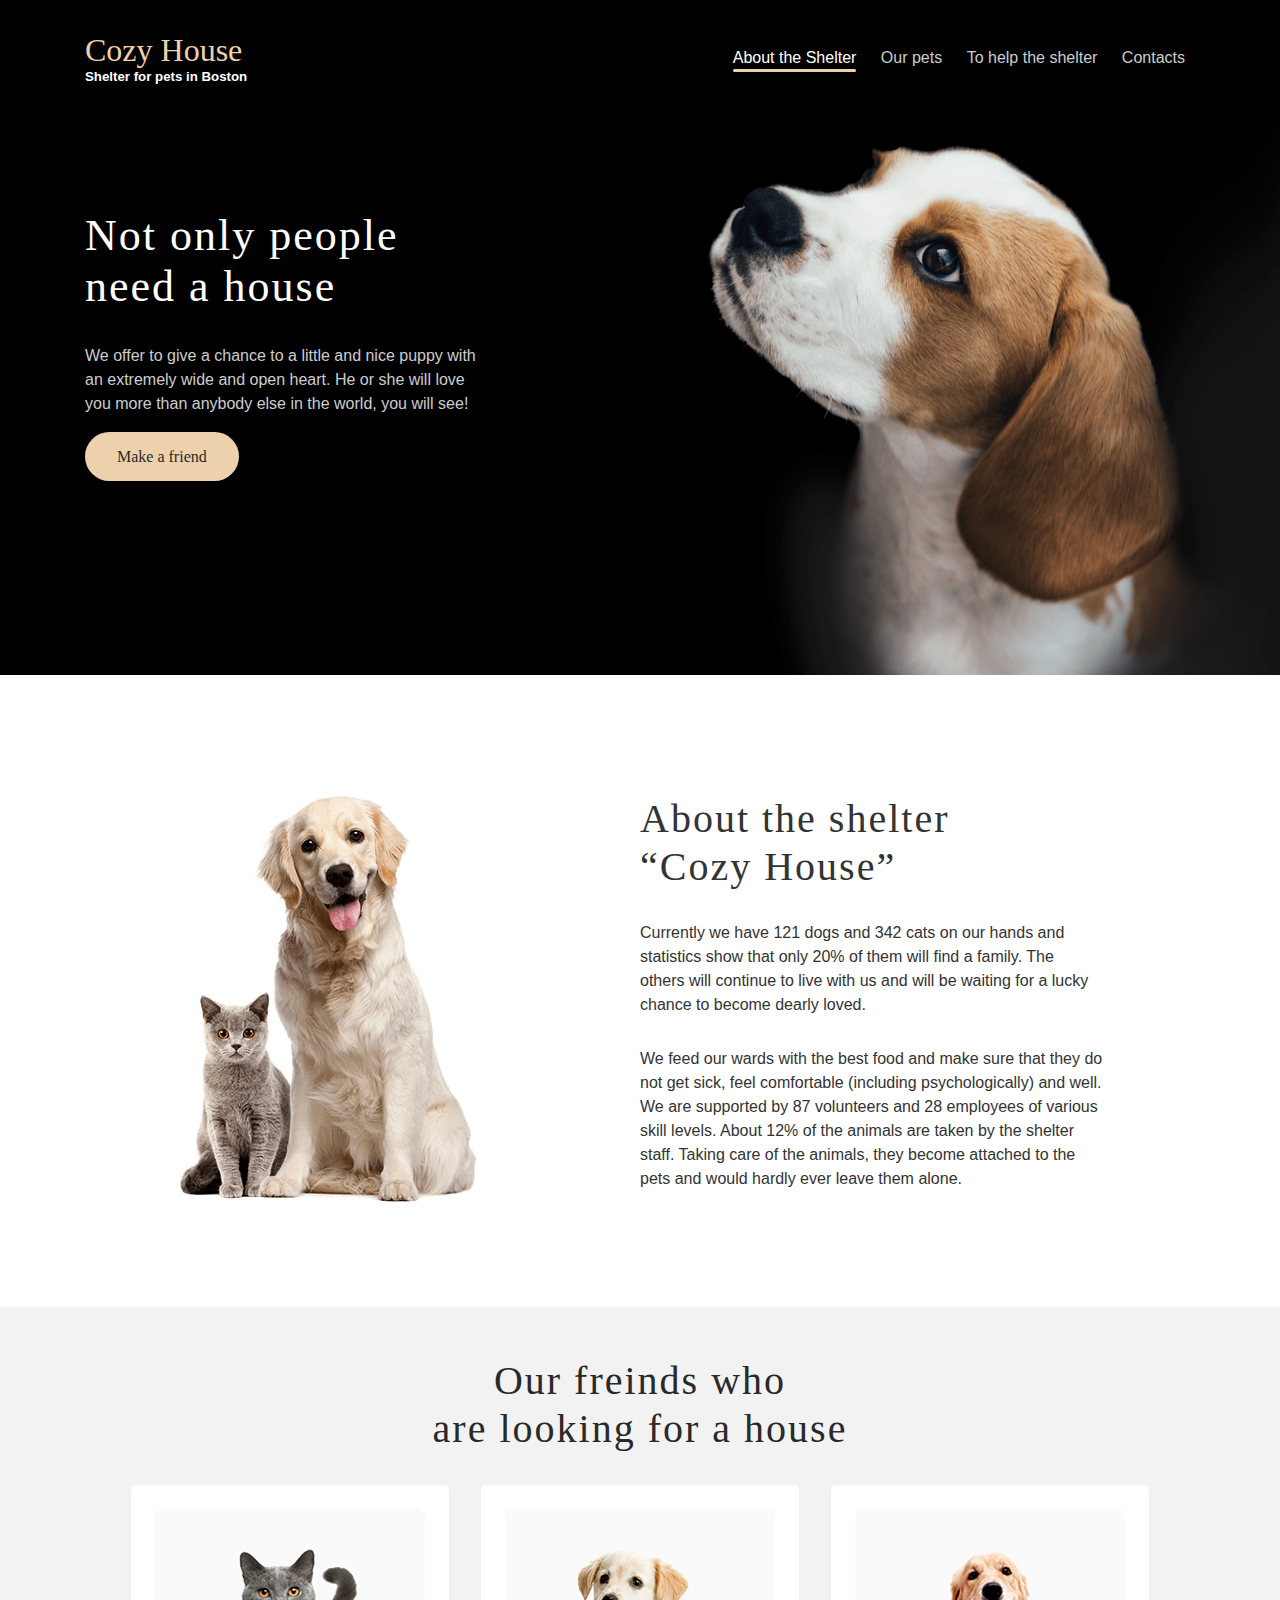
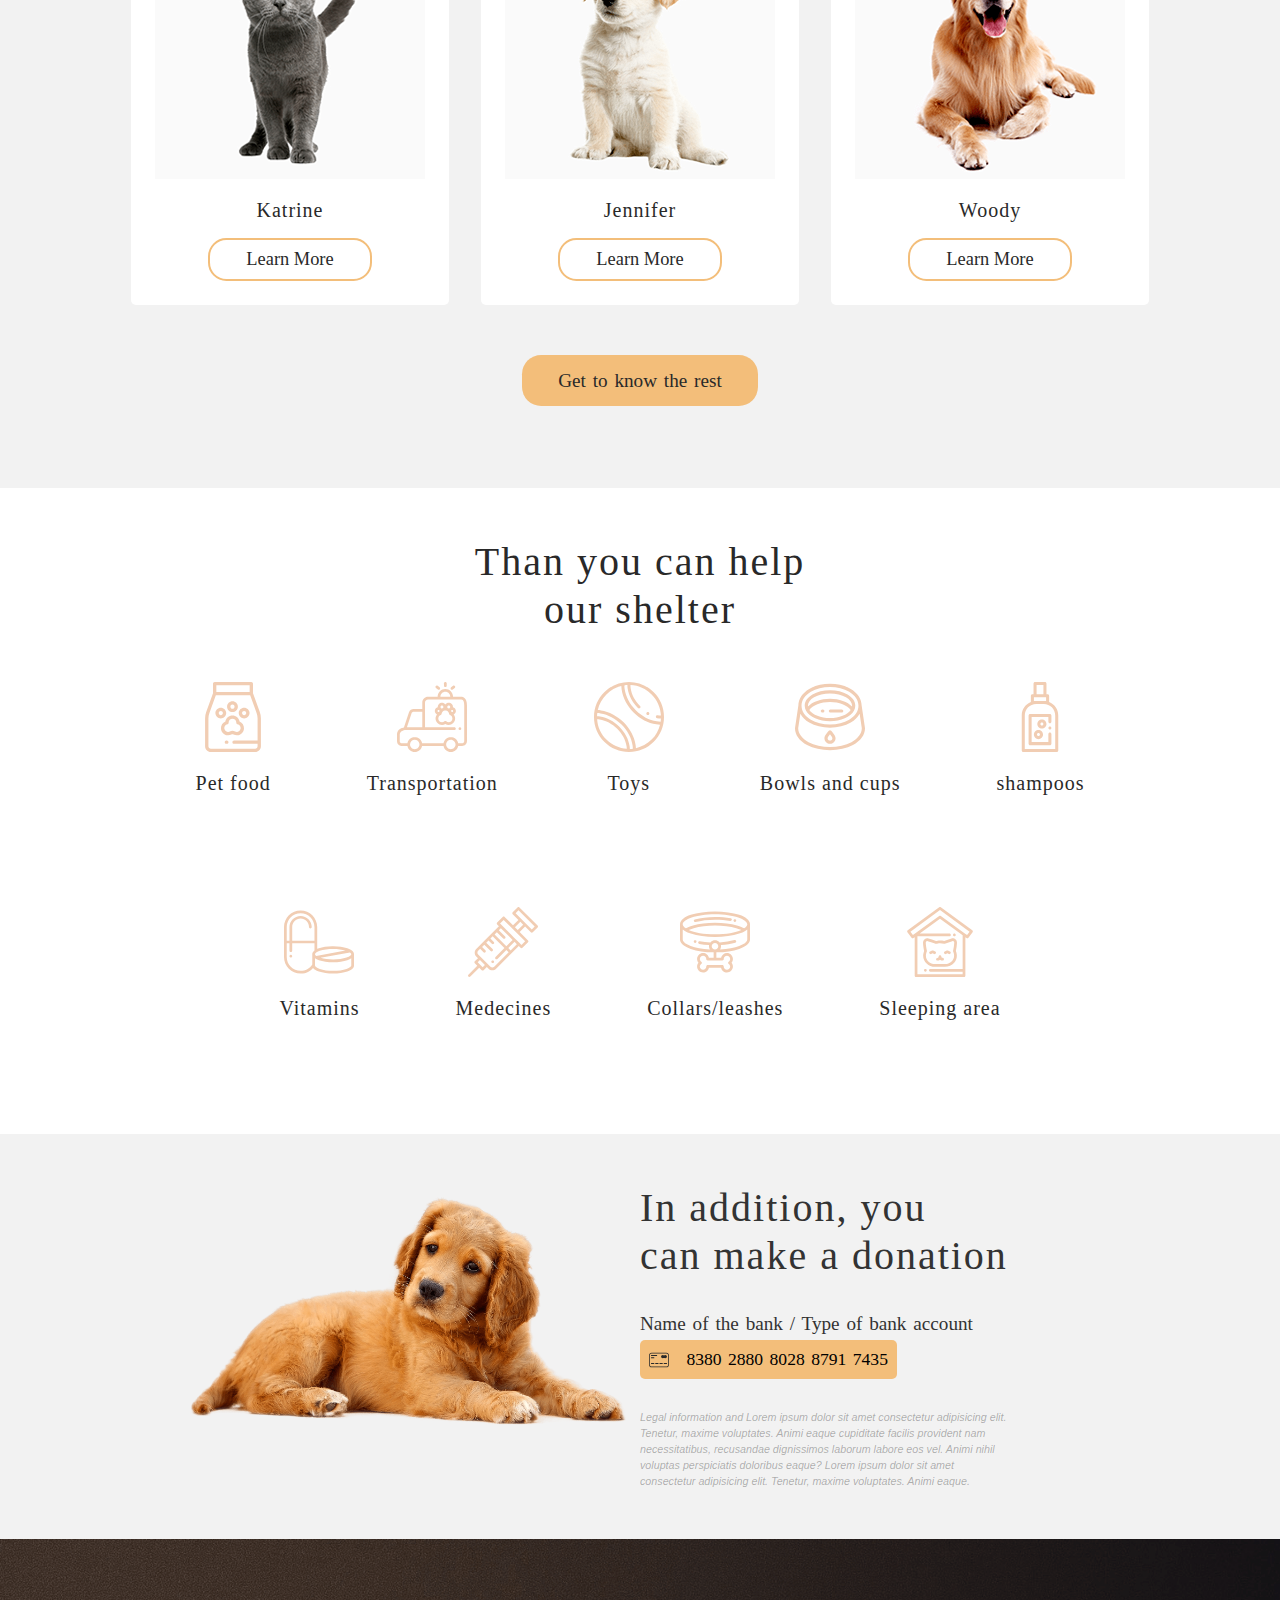
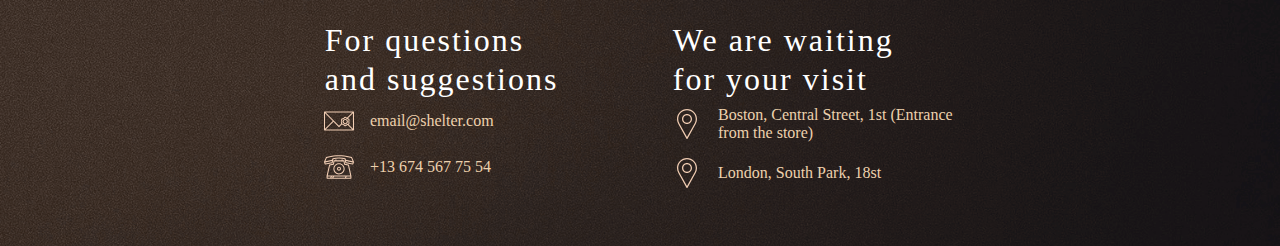
<file: index.html>
<!DOCTYPE html>
<html lang="en">
<head>
    <title>Cozy house</title>
    <meta name="viewport" content="width=device-width, initial-scale=1">
    <link rel="stylesheet" as="style" type="text/css" media="screen" href="css/main.css">

</head>
<body>
<header id="header">
    <div class="container">
        <div class="row" id="navbar">
            <input type="checkbox" id="mobile-toggle">
            <label class="hamburger" id="mobile-toggle-btn" for="mobile-toggle">
                <span></span>
                <span></span>
                <span></span>
            </label>
            <div class="nav-brand"><h1><a href="./shelter/pages/main/index.html" title="cozy house website template">Cozy House</a></h1>
                <h5>Shelter for pets in Boston</h5>
            </div>
            <nav class="nav_menu">
                <ul>
                    <li><a href="#about" title="About the shelter" class="active">About the Shelter</a></li>
                    <li><a href="#pets" title="Our pets">Our pets</a></li>
                    <li><a href="#help" title="To help the shelter">To help the shelter</a></li>
                    <li><a href="#footer" title="Contacts">Contacts</a></li>
                </ul>
            </nav>
        </div>
    </div>
</header>
<div id="banner" class="flex">
    <div class="container">
        <div><h1>Not only people need a house</h1>
            <p>We offer to give a chance to a little and nice puppy with an extremely wide and open heart. He or
                she will love you more than anybody else in the world, you will see!
            </p><a href="index.html">Make a friend</a></div>
    </div>
</div>
<section id="about" class="py-100">
    <div class="container">
        <div class="row justify-content-center">
            <div class="image_container col-lg-5">
                <figure><img src="images/Pets.png" alt="a dog and a cat siting next to each other" class=""></figure>
            </div>
            <div class="about_text col-lg-5"><h2>About the shelter<br>&ldquo;Cozy House&rdquo;</h2>
                <p> Currently we have 121 dogs and 342 cats on our hands and statistics show that only 20% of them
                    will
                    find
                    a family. The others will continue to live with us and will be waiting for a lucky chance to
                    become
                    dearly loved.
                <p>  We feed our wards with the best food and make sure that they do not get sick, feel comfortable
                    (including psychologically) and well. We are supported by 87 volunteers and 28 employees of
                    various
                    skill levels. About 12% of the animals are taken by the shelter staff. Taking care of the
                    animals,
                    they become attached to the pets and would hardly ever leave them alone.
               </p></div>
        </div>
    </div>
</section>
<section class="py-50" id="pets">
    <div class="container"><h2>Our freinds who<br>are looking for a house</h2>
        <div class="slider_wrapper">
            <div class="pets_slider">
                <div class="slide" id="Katrine">
                    <figure><img src="images/Katrine.png" width="270"/></figure>
                    <p>Katrine</p><a>Learn more</a></div>
                <div class="slide" id="Jennifer">
                    <figure><img src="images/Jennifer.png" width="270"/></figure>
                    <p>Jennifer</p><a>Learn more</a></div>
                <div class="slide" id="Woody">
                    <figure><img src="images/Woody.png" width="270"/></figure>
                    <p>Woody</p><a>Learn more</a></div>
            </div>
            <div class="slider_nav"><a title="See Katrine" alt="a grey female cat standing" href="#Katrine"></a> <a
                    title="See Jennifer" alt="a white female puppy with brown ears sitting" href="#Jennifer"></a> <a
                    title="See Woody" alt="a big brown dog sitting" href="#Woody"></a></div>
            <a title="see more pets" href="">Get to know the rest</a></div>
    </div>
</section>
<section id="help" class="py-50">
    <div class="container"><h2>Than you can help<br>our shelter</h2>
        <div class="row justify-content-center"><a href="." class="help_service">
            <figure><img src="images/SVG Icon/cat-food.svg" alt="cat food">
                <p>Pet food</p></figure>
        </a> <a href="." class="help_service">
            <figure><img src="images/SVG Icon/ambulance.svg" alt="transport">
                <p>Transportation</p></figure>
        </a> <a href="." class="help_service">
            <figure><img src="images/SVG Icon/ball.svg" alt="ball">
                <p>Toys</p></figure>
        </a> <a href="." class="help_service">
            <figure><img src="images/SVG Icon/bowl.svg" alt="bowl">
                <p>Bowls and cups</p></figure>
        </a> <a href="." class="help_service">
            <figure><img src="images/SVG Icon/shampoo.svg" alt="shampoo">
                <p>shampoos</p></figure>
        </a> <a href="." class="help_service">
            <figure><img src="images/SVG Icon/pills.svg" alt="pills">
                <p>Vitamins</p></figure>
        </a> <a href="." class="help_service">
            <figure><img src="images/SVG Icon/syringe.svg" alt="syringe">
                <p>Medecines</p></figure>
        </a> <a href="." class="help_service">
            <figure><img src="images/SVG Icon/leash.svg" alt="leash">
                <p>Collars/leashes</p></figure>
        </a> <a href="." class="help_service">
            <figure><img src="images/SVG Icon/cat.svg" alt="cat house">
                <p>Sleeping area</p></figure>
        </a></div>
    </div>
</section>
<section id="donation" class="py-50">
    <div class="container">
        <div class="row justify-content-center">
            <div class="image_container col-lg-5">
                <figure><img src="images/Dog_donate.png" alt="a brown dog lying on the floor"></figure>
            </div>
            <div class="donation_text col-lg-5"><h2>In addition, you<br>can make a donation</h2>
                <p>Name of the bank / Type of bank account</p>
                <button class="card_number"><img src="images/SVG Icon/credit-card (1).svg" alt="credit-card">8380 2880
                    8028 8791 7435
                </button>
                <h6>Legal information and Lorem ipsum dolor sit amet consectetur adipisicing elit. Tenetur, maxime
                    voluptates. Animi eaque cupiditate facilis provident nam necessitatibus, recusandae dignissimos
                    laborum labore eos vel. Animi nihil voluptas perspiciatis doloribus eaque? Lorem ipsum dolor sit
                    amet consectetur adipisicing elit. Tenetur, maxime voluptates. Animi eaque. </h6></div>
        </div>
    </div>
</section>
<footer id="footer" class="py-50">
    <div class="container">
        <div class="row justify-content-center">
            <div class="col-md-4 col-xs-6"><h2>For questions<br>and suggestions</h2>
                <ul>
                    <li><img src="images/SVG Icon/envelope.svg">email@shelter.com</li>
                    <li><img src="images/SVG Icon/telephone.svg">+13 674 567 75 54</li>
                </ul>
            </div>
            <div class="col-md-4 col-xs-6"><h2>We are waiting<br>for your visit</h2>
                <ul>
                    <li><img src="images/SVG Icon/pin.svg">Boston, Central Street, 1st (Entrance from the store)</li>
                    <li><img src="images/SVG Icon/pin.svg">London, South Park, 18st</li>
                </ul>
            </div>
        </div>
    </div>
</footer>
</body>
</html>
</file>
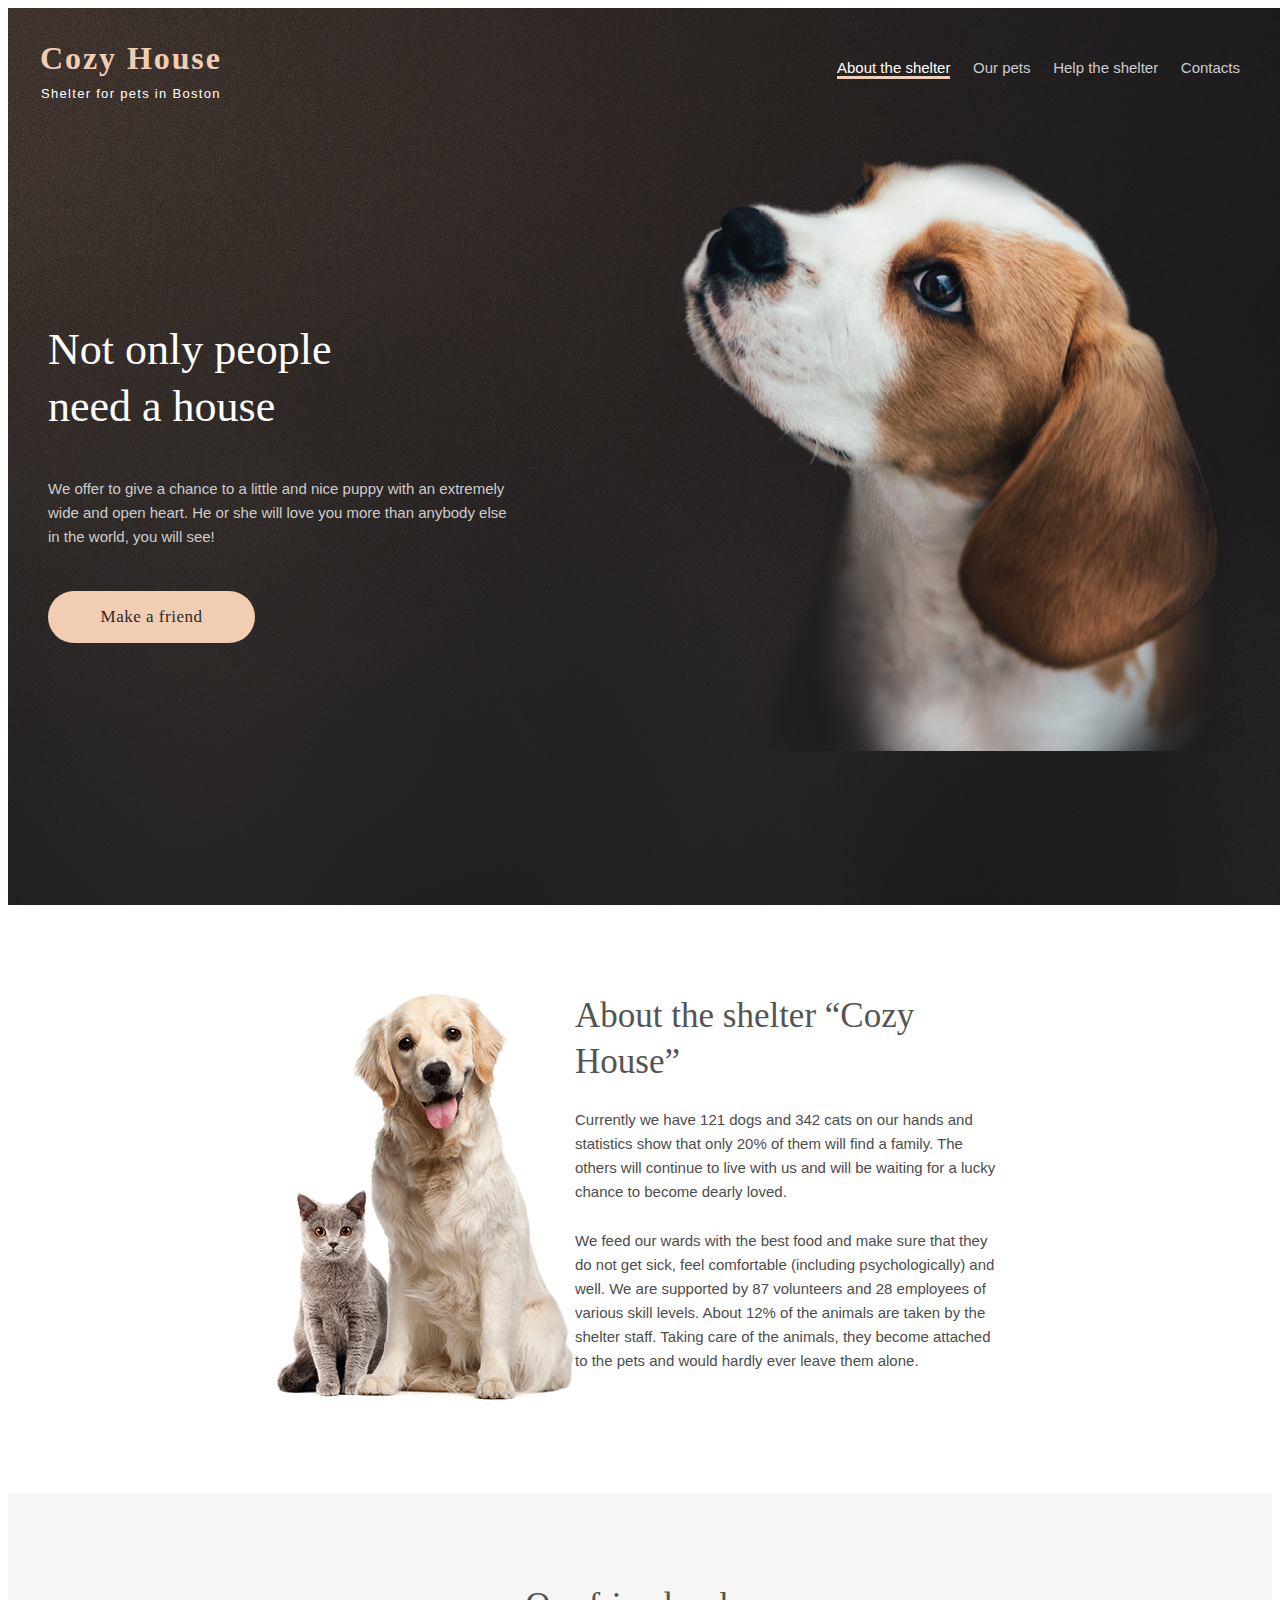
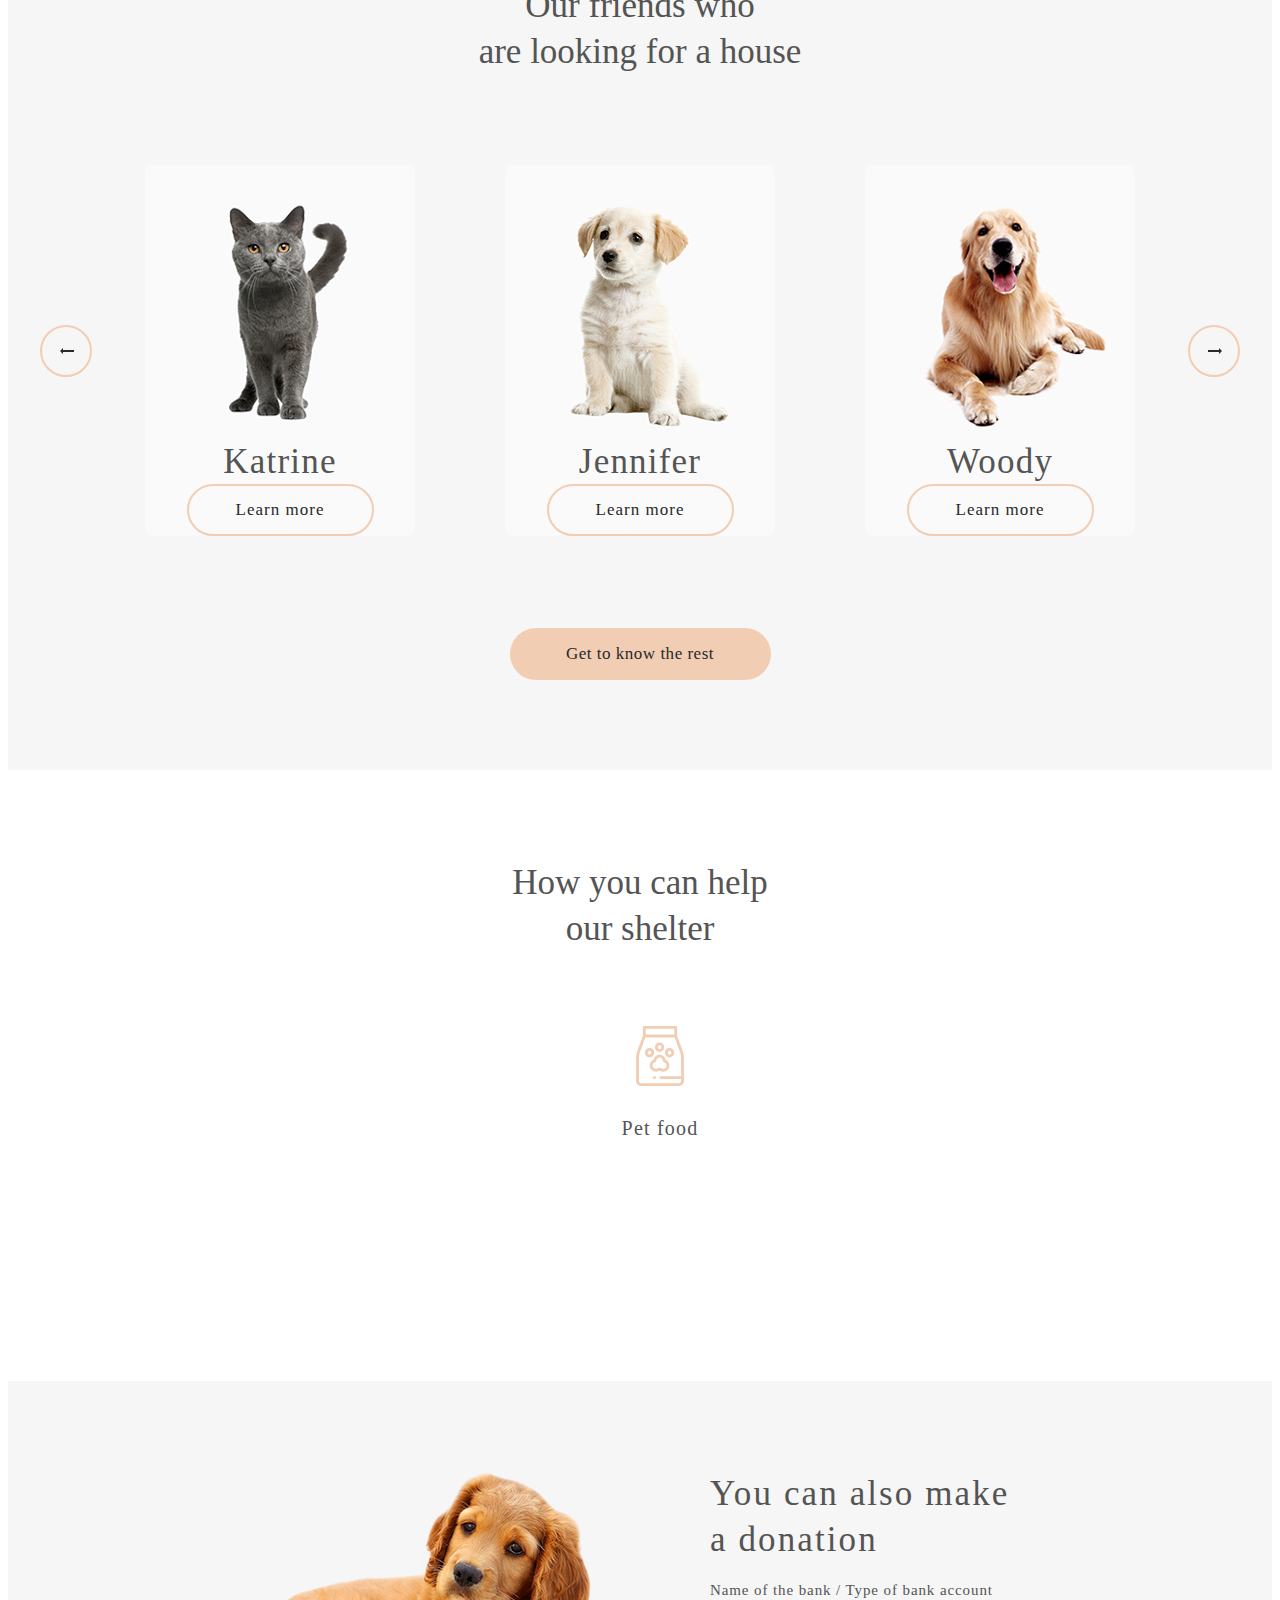
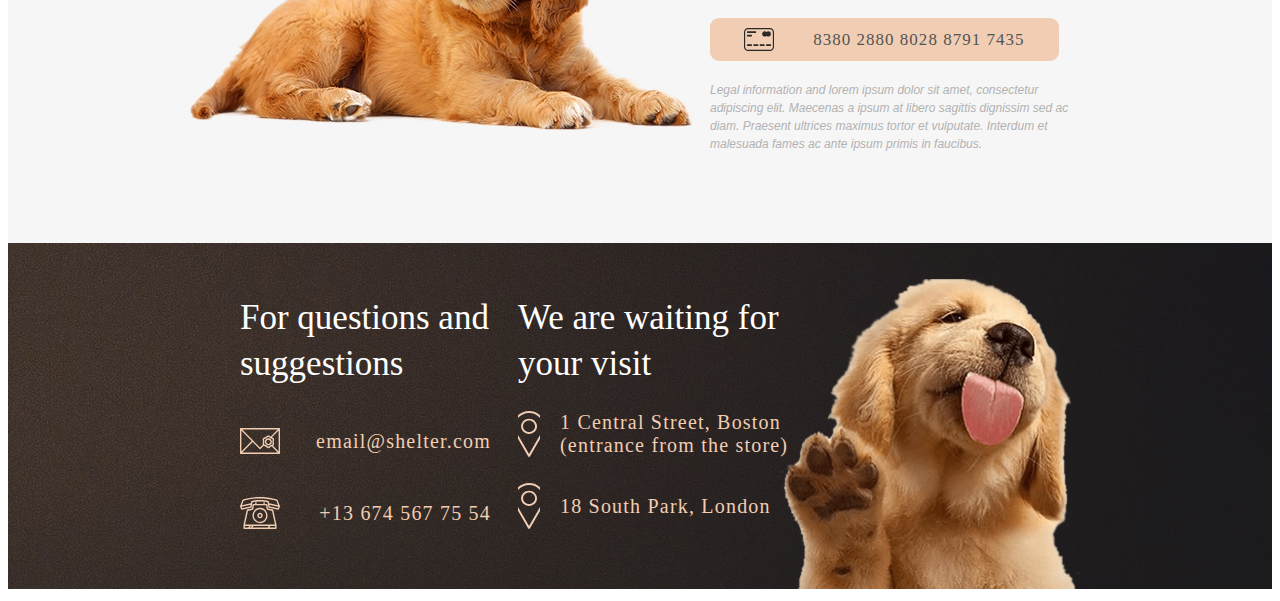
<file: shelter/pages/main/index.html>
<!DOCTYPE html>
<html lang="en">
<head>
    <meta charset="UTF-8">
    <title>Shelter</title>
    <link rel="stylesheet" href="style/index/index.css">
    <link rel="stylesheet" href="style/modal/modal.css">
     <link rel="stylesheet" href="style/index/media-queries.css">
    <meta name="viewport" content="width=device-width">
<!--    <link rel="stylesheet" href="style/main.css">-->
</head>
<body>

<header class="header">
    <div class="center">
        <div class="header__nav nav">
            <input type="checkbox" id="mobile-toggle">
            <label class="hamburger" id="mobile-toggle-btn" for="mobile-toggle">
                <span></span>
                <span></span>
                <span></span>
            </label>
            <div class="nav__left">
                <h1 class="nav__left-title title">
                    <a href="index.html">
                        Cozy House
                    </a>
                </h1>
                <h2 class="nav__left-subtitle">
                    Shelter for pets in Boston
                </h2>
            </div>
            <div class="nav__right nav-menu">
                <ul class="nav-menu__list">
                    <li class="nav-menu__list-items list-items">
                        <a href="#about" class="list-items__link active">About the shelter</a>
                    </li>
                    <li class="nav-menu__list-items list-items">
                        <a href="../pets/index.html" class="list-items__link">Our pets</a>
                    </li>
                    <li class="nav-menu__list-items list-items">
                        <a href="#help" class="list-items__link">Help the shelter</a>
                    </li>
                    <li class="nav-menu__list-items list-items">
                        <a href="#footer" class="list-items__link">Contacts</a>
                    </li>
                </ul>
            </div>
        </div>
    </div>
</header>

<div class="section" id="main__window">
    <div class="center">
        <div class="main__info">
            <div class="main__info_topic">
                <h2 class="main__info_topic-title title">
                    Not only people need a house
                </h2>
                <p>
                    We offer to give a chance to a little and nice puppy with an extremely wide and open heart. He or
                    she will love you more than anybody else in the world, you will see!
                </p>
                <button class="main__info_topic-btn colorfull__btn">
                    <div class="btn__text">Make a friend</div>
                </button>
            </div>
            <div class="main__info_img">
                <img src="../../assets/images/svg/start-screen/start-screen-puppy.png">
            </div>
        </div>
    </div>
</div>

<section class="section" id="about">
    <div class="center">
        <div class="about">
            <div class="about__img col-lg-5">
                <img src="../../assets/images/svg/about-section/about-pets.svg">
            </div>
            <div class="about__content col-lg-5">
                <div class="about__content-title title">
                    <h2>About the shelter “Cozy House”</h2>
                </div>
                <div class="about__content-subtitle subtitle" style="height: 96px">
                    Currently we have 121 dogs and 342 cats on our hands and statistics show that only 20% of them
                    will
                    find
                    a family. The others will continue to live with us and will be waiting for a lucky chance to
                    become
                    dearly loved.
                </div>
                <div class="about__content-subtitle subtitle" style="height: 144px">
                    We feed our wards with the best food and make sure that they do not get sick, feel comfortable
                    (including psychologically) and well. We are supported by 87 volunteers and 28 employees of
                    various
                    skill levels. About 12% of the animals are taken by the shelter staff. Taking care of the
                    animals,
                    they become attached to the pets and would hardly ever leave them alone.
                </div>

            </div>
        </div>

    </div>
</section>

<section class="section" id="pets">
    <div class="center">
        <div class="pets">
            <div class="pets__title title">
                <h2>
                    Our friends who<br> are looking for a house
                </h2>
            </div>
            <div class="pets__slider slider">
                <div class="slider__btn">
                    <img class="slider__btn-img" id="right" src="../../assets/icons/svg/pets-section/arrow.svg">
                </div>
                <div class="slider__cards">
                    <div class="slider__cards-wrapper card__wrapper">
                        <div class="card__wrapper-img">
                            <img src="../../assets/images/svg/pets-section/pets-katrine.svg">
                        </div>
                        <div class="card__wrapper-title">
                            <h3>Katrine</h3>
                        </div>
                        <button class="card__wrapper-btn colorless-btn" type="button">
                            <div class="btn__text">Learn more</div>
                        </button>
                    </div>
                    <div class="slider__cards-wrapper card__wrapper">
                        <div class="card__wrapper-img">
                            <img src="../../assets/images/svg/pets-section/pets-jennifer.svg">
                        </div>
                        <div class="card__wrapper-title">
                            <h3>Jennifer</h3>
                        </div>
                        <button type="button" class="card__wrapper-btn colorless-btn">
                            <div class="btn__text">Learn more</div>
                        </button>
                    </div>
                    <div class="slider__cards-wrapper card__wrapper">
                        <div class="card__wrapper-img">
                            <img src="../../assets/images/svg/pets-section/pets-woody.svg">
                        </div>
                        <div class="card__wrapper-title">
                            <h3>Woody</h3>
                        </div>
                        <button type="button" class="card__wrapper-btn colorless-btn">
                            <div class="btn__text">Learn more</div>
                        </button>
                    </div>
                </div>
                <div class="slider__btn">
                    <img class="slider__btn-img" id="left" src="../../assets/icons/svg/pets-section/arrow.svg">
                </div>
            </div>
            <button class="pets__btn colorfull__btn">
                <div type="button">
                    Get to know the rest
                </div>
            </button>
        </div>
    </div>
</section>
<!--main page windows-->
<section class="section" id="help">
    <div class="center">
        <div class="help">
            <div class="help__title title">
                <h2>How you can help our shelter</h2>
            </div>
            <div class="help__list">
                <ul>
                    <!--  -->
                    <li class="help__list-items list-items">
                        <div class="list-items__icons">
                            <img src="../../assets/icons/svg/help-section/icon-pet-food.svg">
                        </div>
                        <div class="list-items__title title">
                            <h4>Pet food</h4>
                        </div>
                    </li>

                </ul>
            </div>
        </div>
    </div>
</section>

<section class="section" id="donation">
    <div class="center">
        <div class="donation">
            <div class="donation__img  col-lg-5">
                <img src="../../assets/images/svg/donation/donation-dog.svg">
            </div>
            <div class="donation__content content col-lg-5">
                <div class="content__title">
                    <h2>You can also
                        make a donation</h2>
                </div>
                <div class="content__subtitle">
                    Name of the bank / Type of bank account
                </div>
                <button class="content__credit-card credit colorfull__btn">
                    <div class="credit__icon">
                        <img src="../../assets/icons/svg/donation/credit-card.svg">
                    </div>
                    <div class="credit__number">
                        8380 2880 8028 8791 7435
                    </div>
                </button>
                <div class="content__info">
                    Legal information and lorem ipsum dolor sit amet, consectetur adipiscing elit. Maecenas a ipsum at
                    libero sagittis dignissim sed ac diam. Praesent ultrices maximus tortor et vulputate. Interdum et
                    malesuada fames ac ante ipsum primis in faucibus.
                </div>
            </div>
        </div>
    </div>
</section>

<footer class="section" id="footer">
    <div class="center">
        <div class="footer row">
            <div class="footer__contacts col-md-4 col-xs-6">
                <ul class="footer__contacts-1">
                    <li class="contact-list__title list-items">
                        <h3 class="contact-list title">For questions and suggestions</h3>
                    </li>
                    <li class="contact-list__mail ">
                        <img src="../../assets/icons/svg/footer/icon-email.svg">
                        <h4>
                            <a href="mailto:email@shelter.com">email@shelter.com</a>
                        </h4>
                    </li>
                    <li class="contact-list__mail ">
                        <img src="../../assets/icons/svg/footer/icon-phone.svg">
                        <h4>
                            <a href="tel:+13 674 567 75 54">+13 674 567 75 54</a>
                        </h4>
                    </li>
                </ul>
            </div>
            <div class="footer__contacts  col-md-4 col-xs-6">
                <ul class="footer__contacts-2">
                    <li class="contact-list__title list-items">
                        <h3 class="contact-list title">We are waiting for your visit</h3>
                    </li>
                    <li class="contact-list__location">
                        <img src="../../assets/icons/svg/footer/icon-marker.svg">
                        <h4>
                            <address>1 Central Street, Boston (entrance from the store)</address>
                        </h4>
                    </li>
                    <li class="contact-list__location">
                        <img src="../../assets/icons/svg/footer/icon-marker.svg">
                        <h4>
                            <address>18 South Park, London</address>
                        </h4>
                    </li>
                </ul>

            </div>
            <div class="footer__img">
                <img src="../../assets/images/svg/footer/footer-puppy.svg">
            </div>
        </div>
    </div>
</footer>

<!--moadl window-->
<!--modal_active     -->
<div class="modal ">
    <div class="modal__info">
        <div class="modal__info_left">
            <img src="../../assets/images/svg/modal/pets-jennifer.svg">
        </div>
        <div class="modal__info_right">
            <div class="modal__info_right-title title">
                <h3>Jennifer</h3>
                <h4>Dog - Labrador</h4>
            </div>
            <div class="modal__info_right-content content">
                <h5>Jennifer is a sweet 2 months old Labrador that is patiently waiting to find a new forever home. This
                    girl really enjoys being able to go outside to run and play, but won't hesitate to play up a storm
                    in the house if she has all of her favorite toys.
                </h5>
            </div>
            <div class="modal__info_right-list cv-list">
                <ul>
                    <li class="cv-list">
                        <b>Age: </b>2 months
                    </li>
                    <li class="cv-list">
                        <b>Inoculations: </b> none
                    </li>
                    <li class="cv-list">
                        <b>Diseases: </b>none
                    </li>
                    <li class="cv-list">
                        <b>Parasites: </b> none
                    </li>
                </ul>
            </div>
        </div>
    </div>
    <button class="modal__close-btn colorless-btn" type="button">
        <img src="../../assets/icons/svg/modal/close.svg">
    </button>
</div>
<div class="modal__bg"></div>

</body>
</html>
</file>
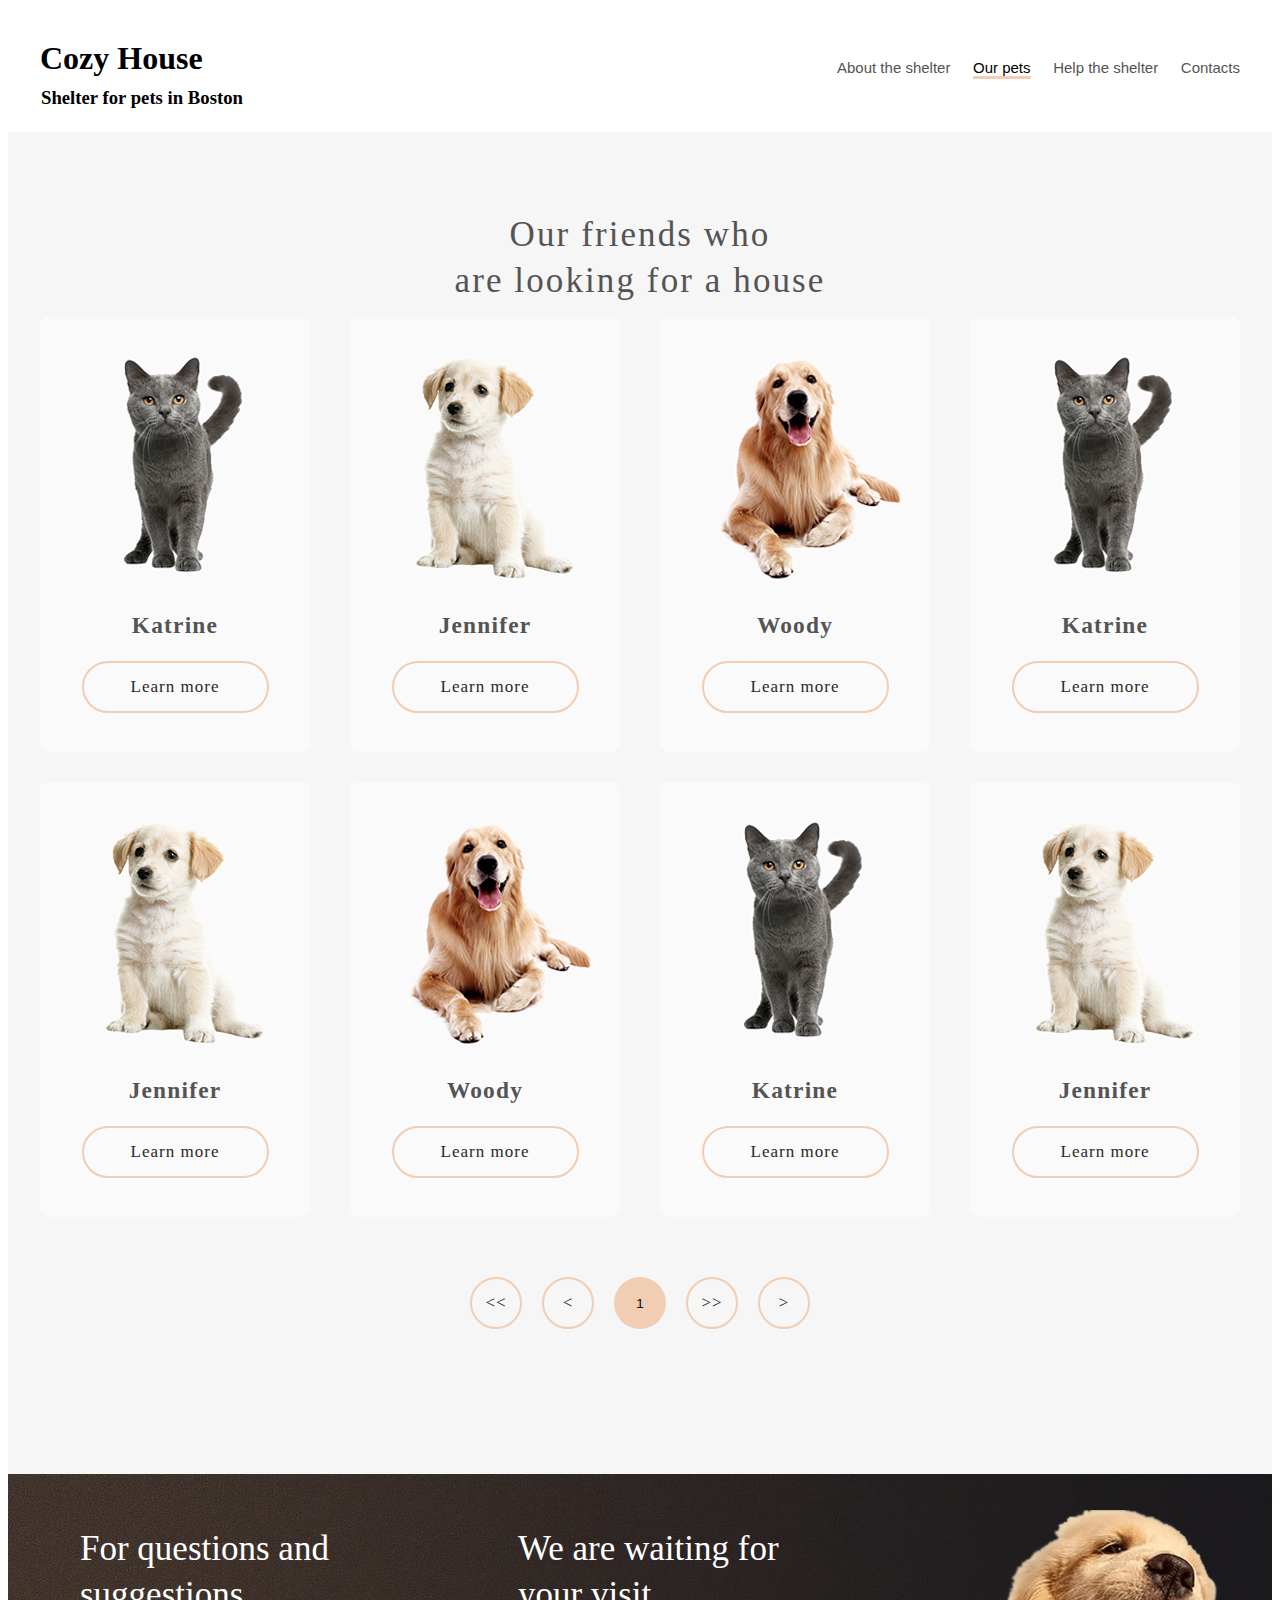
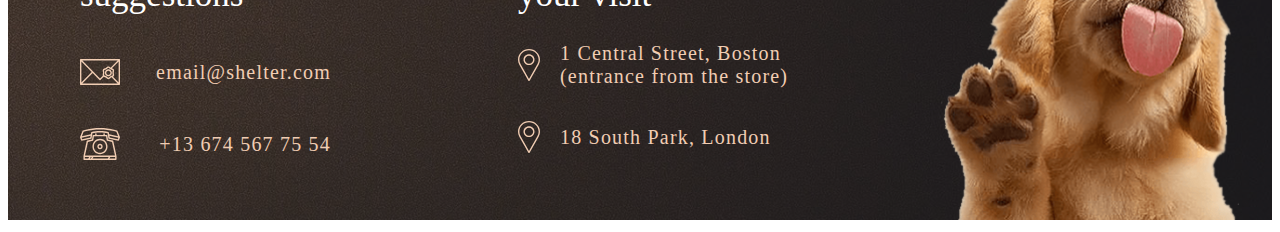
<file: shelter/pages/pets/index.html>
<!DOCTYPE html>
<html lang="en">
<head>
    <meta charset="UTF-8">
    <title>Shelter</title>
    <link rel="stylesheet" href="style/index/index.css">
    <link rel="stylesheet" href="style/modal/modal.css">
</head>
<body>

<header class="header">
    <div class="center">
        <div class="header__nav nav">
            <div class="nav__left">
                <h1 class="nav__left-title title">
                    <a href="index.html">
                        Cozy House
                    </a>
                </h1>
                <h3 class="nav__left-subtitle">
                    Shelter for pets in Boston
                </h3>
            </div>
            <div class="nav__right nav-menu">
                <ul class="nav-menu__list">
                    <li class="nav-menu__list-items list-items">
                        <a href="../main/index.html#about" class="list-items__link">About the shelter</a>
                    </li>
                    <li class="nav-menu__list-items list-items">
                        <a href="#" class="list-items__link active">Our pets</a>
                    </li>
                    <li class="nav-menu__list-items list-items">
                        <a href="../main/index.html#help" class="list-items__link">Help the shelter</a>
                    </li>
                    <li class="nav-menu__list-items list-items">
                        <a href="#footer" class="list-items__link">Contacts</a>
                    </li>
                </ul>
            </div>
        </div>
    </div>
</header>

<section class="section" id="pets">
    <div class="center">
        <div class="pets">
            <div class="pets__title title">
                <h2>
                    Our friends who<br> are looking for a house
                </h2>
            </div>
            <div class="pets__slider slider">
                <div class="slider__cards-wrapper card__wrapper">
                    <div class="card__wrapper-img">
                        <img src="../../assets/images/svg/pets-section/pets-katrine.svg">
                    </div>
                    <div class="card__wrapper-title">
                        <h3>Katrine</h3>
                    </div>
                    <button class="card__wrapper-btn colorless-btn" type="button">
                        <div class="btn__text">Learn more</div>
                    </button>
                </div>
                <div class="slider__cards-wrapper card__wrapper">
                    <div class="card__wrapper-img">
                        <img src="../../assets/images/svg/pets-section/pets-jennifer.svg">
                    </div>
                    <div class="card__wrapper-title">
                        <h3>Jennifer</h3>
                    </div>
                    <button type="button" class="card__wrapper-btn colorless-btn">
                        <div class="btn__text">Learn more</div>
                    </button>
                </div>
                <div class="slider__cards-wrapper card__wrapper">
                    <div class="card__wrapper-img">
                        <img src="../../assets/images/svg/pets-section/pets-woody.svg">
                    </div>
                    <div class="card__wrapper-title">
                        <h3>Woody</h3>
                    </div>
                    <button type="button" class="card__wrapper-btn colorless-btn">
                        <div class="btn__text">Learn more</div>
                    </button>
                </div>
                <div class="slider__cards-wrapper card__wrapper">
                    <div class="card__wrapper-img">
                        <img src="../../assets/images/svg/pets-section/pets-katrine.svg">
                    </div>
                    <div class="card__wrapper-title">
                        <h3>Katrine</h3>
                    </div>
                    <button class="card__wrapper-btn colorless-btn" type="button">
                        <div class="btn__text">Learn more</div>
                    </button>
                </div>
                <div class="slider__cards-wrapper card__wrapper">
                    <div class="card__wrapper-img">
                        <img src="../../assets/images/svg/pets-section/pets-jennifer.svg">
                    </div>
                    <div class="card__wrapper-title">
                        <h3>Jennifer</h3>
                    </div>
                    <button type="button" class="card__wrapper-btn colorless-btn">
                        <div class="btn__text">Learn more</div>
                    </button>
                </div>
                <div class="slider__cards-wrapper card__wrapper">
                    <div class="card__wrapper-img">
                        <img src="../../assets/images/svg/pets-section/pets-woody.svg">
                    </div>
                    <div class="card__wrapper-title">
                        <h3>Woody</h3>
                    </div>
                    <button type="button" class="card__wrapper-btn colorless-btn">
                        <div class="btn__text">Learn more</div>
                    </button>
                </div>
                <div class="slider__cards-wrapper card__wrapper">
                    <div class="card__wrapper-img">
                        <img src="../../assets/images/svg/pets-section/pets-katrine.svg">
                    </div>
                    <div class="card__wrapper-title">
                        <h3>Katrine</h3>
                    </div>
                    <button class="card__wrapper-btn colorless-btn" type="button">
                        <div class="btn__text">Learn more</div>
                    </button>
                </div>
                <div class="slider__cards-wrapper card__wrapper">
                    <div class="card__wrapper-img">
                        <img src="../../assets/images/svg/pets-section/pets-jennifer.svg">
                    </div>
                    <div class="card__wrapper-title">
                        <h3>Jennifer</h3>
                    </div>
                    <button type="button" class="card__wrapper-btn colorless-btn">
                        <div class="btn__text">Learn more</div>
                    </button>
                </div>

            </div>
            <div class="pets__btn">
                <div class="pets__btn-img colorless-btn">
                    <h4 id="rightOne">
                        <<
                    </h4>
                </div>
                <div class="pets__btn-img colorless-btn">
                    <h4 id="rightLast">
                        <
                    </h4>
                </div>
                <button class="pets__btn-img colorfull__btn">1</button>
                <div class="pets__btn-img colorless-btn">
                    <h4 id="leftOne">
                        >>
                    </h4>
                </div>
                <div class="pets__btn-img colorless-btn">
                    <h4 id="leftLast">
                        >
                    </h4>
                </div>

            </div>
        </div>
    </div>
</section>

<footer class="section" id="footer">
    <div class="center">
        <div class="footer">
            <div class="footer__contacts">
                <ul class="footer__contacts-1">
                    <li class="contact-list__title list-items">
                        <h3 class="contact-list title">For questions and suggestions</h3>
                    </li>
                    <li class="contact-list__mail ">
                        <img src="../../assets/icons/svg/footer/icon-email.svg">
                        <h4>
                            <a href="mailto:email@shelter.com">email@shelter.com</a>
                        </h4>
                    </li>
                    <li class="contact-list__mail ">
                        <img src="../../assets/icons/svg/footer/icon-phone.svg">
                        <h4>
                            <a href="tel:+13 674 567 75 54">+13 674 567 75 54</a>
                        </h4>
                    </li>
                </ul>

            </div>
            <div class="footer__contacts">
                <ul class="footer__contacts-2">
                    <li class="contact-list__title list-items">
                        <h3 class="contact-list title">We are waiting for your visit</h3>
                    </li>
                    <li class="contact-list__location">
                        <img src="../../assets/icons/svg/footer/icon-marker.svg">
                        <h4>
                            <address>1 Central Street, Boston (entrance from the store)</address>
                        </h4>
                    </li>
                    <li class="contact-list__location">
                        <img src="../../assets/icons/svg/footer/icon-marker.svg">
                        <h4>
                            <address>18 South Park, London</address>
                        </h4>
                    </li>
                </ul>

            </div>
            <div class="footer__img">
                <img src="../../assets/images/svg/footer/footer-puppy.svg">
            </div>
        </div>
    </div>
</footer>

<!--moadl window-->
<!--modal_active -->
<div class="modal ">
    <div class="modal__info">
        <div class="modal__info_left">
            <img src="../../assets/images/svg/modal/pets-jennifer.svg">
        </div>
        <div class="modal__info_right">
            <div class="modal__info_right-title title">
                <h3>Jennifer</h3>
                <h4>Dog - Labrador</h4>
            </div>
            <div class="modal__info_right-content content">
                <h5>Jennifer is a sweet 2 months old Labrador that is patiently waiting to find a new forever home. This
                    girl really enjoys being able to go outside to run and play, but won't hesitate to play up a storm
                    in the house if she has all of her favorite toys.
                </h5>
            </div>
            <div class="modal__info_right-list cv-list">
                <ul>
                    <li class="cv-list">
                        <b>Age: </b>2 months
                    </li>
                    <li class="cv-list">
                        <b>Inoculations: </b> none
                    </li>
                    <li class="cv-list">
                        <b>Diseases: </b>none
                    </li>
                    <li class="cv-list">
                        <b>Parasites: </b> none
                    </li>
                </ul>
            </div>
        </div>
    </div>
    <button class="modal__close-btn colorless-btn" type="button">
        <img src="../../assets/icons/svg/modal/close.svg">
    </button>
</div>
<div class="modal__bg"></div>

</body>
</html>
</file>
<file: css/main.css>
* {
    margin: 0;
    padding: 0;
    box-sizing: border-box;
    -webkit-box-sizing: border-box;
}

body {
    position: relative;
    font-family: Arial, Helvetica, sans-serif;
    font-size: 1em;
    color: #292929;
}

ul {
    list-style: none;
}

a, input, button {
    text-decoration: none;
    outline: none;
    border: none;
}

a, input[type="submit"], button {
    cursor: pointer;
}

button {
    display: inline-flex;
    align-items: flex-end;
}

a, a:active, a:hover {
    text-decoration: none;
    outline: none;
    color: inherit;
}

.container {
    width: 100%;
    padding: 0 15px;
    margin: 0 auto;
}

/*grid styles*/
.flex {
    display: -moz-box;
    display: -webkit-box;
    display: box;
    display: flexbox;
    display: -ms-flexbox;
    display: -webkit-flex;
    display: flex;
}

.row {
    display: -moz-box;
    display: -webkit-box;
    display: box;
    display: flexbox;
    display: -ms-flexbox;
    display: -webkit-flex;
    display: flex;
    box-orient: horizontal;
    flex-direction: row;
    -ms-flex-wrap: wrap;
    flex-wrap: wrap;
}

.row.justify-content-center, .flex.justify-content-center {
    justify-content: center;
}

@media screen and (min-width: 576px) {
    .col-xs-6 {
        -ms-flex: 0 0 50%;
        flex: 0 0 50%;
        max-width: 50%;
    }
}

@media screen and (min-width: 768px) {
    .col-md-3 {
        -ms-flex: 0 0 25%;
        flex: 0 0 25%;
        max-width: 25%;
    }

    .col-md-4 {
        -ms-flex: 0 0 33.333333%;
        flex: 0 0 33.333333%;
        max-width: 33.333333%;
    }
}

@media screen and (min-width: 992px) {
    .col-lg-5 {
        max-width: 41.667%;
        -ms-flex: 0 0 41.667%;
        flex: 0 0 41.667%;
    }
}

@media screen and (min-width: 1200px) {
}

/*dimensions*/
.py-100 {
    padding: 100px 0;
}

.py-50 {
    padding: 50px 0;
}

/*Navigation*/
#header {
    position: absolute;
    top: 0;
    right: 0;
    left: 0;
    width: 100%;
    z-index: 999;
    background-color: transparent;
    height: auto;
    max-height: 150px;
    padding: 2em 0 2em;
    color: white;
}

#navbar.row {
    -webkit-box-pack: justify;
    -webkit-justify-content: space-between;
    -ms-flex-pack: justify;
    -ms-flex-pack: space-between;
    justify-content: space-between;
    -webkit-box-align: center;
    -moz-box-align: center;
    -ms-flex-align: center;
    -webkit-align-items: center;
    align-items: center;
}

.nav-brand > h1 {
    font-family: Georgia, 'Times New Roman', Times, serif;
    font-size: 2em;
    font-weight: 300;
    color: #edd1ad;
}

.nav_menu ul li {
    display: inline-block;
    padding: 0 1em;
    cursor: pointer;
}

.nav_menu ul li a {
    position: relative;
    color: #cdcdcd;
    transition: all 0.3s linear;
}

.nav_menu ul li:hover a {
    color: white;
}

.nav_menu ul li a[class="active"] {
    color: white;
}

.nav_menu ul li a[class="active"]::after {
    content: "";
    position: absolute;
    left: 0;
    right: 0;
    height: 3px;
    background: #edd1ad;
    bottom: -0.375em;
    border-radius: 3px;
}

/*Mobile Navigation*/
#mobile-toggle-btn {
    position: absolute;
    right: 10px;
    cursor: pointer;
    display: none;
}

#mobile-toggle {
    display: none;
}

#mobile-toggle:checked ~ nav ul {
    top: 100px;
    opacity: 1;
}

.hamburger {
    box-sizing: content-box;
    position: relative;
    width: 35px;
    height: 35px;
}

.hamburger span {
    position: absolute;
    transform: translateY(-50%);
    display: block;
    width: 100%;
    height: 3px;
    background-color: white;
    transform-origin: center;
    transition: all 0.2s linear;
}

.hamburger span:nth-child(1) {
    top: 10%;
}

.hamburger span:nth-child(2) {
    top: 50%;
}

.hamburger span:nth-child(3) {
    top: 90%;
}

#mobile-toggle:checked ~ .hamburger span {
    top: 50%;
}

#mobile-toggle:checked ~ .hamburger span:nth-child(1) {
    transform: rotate(45deg);
}

#mobile-toggle:checked ~ .hamburger span:nth-child(2), #mobile-toggle:checked ~ .hamburger span:nth-child(3) {
    transform: rotate(-45deg);
}

/*Banner*/
#banner {
    width: 100%;
    min-height: 75vh;
    background-color: black;
    background-image: url('../images/Dog.png');
    background-size: cover;
    background-repeat: no-repeat;
    padding: 9.375em 0;
}

#banner > .container {
    align-self: center;
}

#banner > .container > div {
    max-width: 400px;
}

#banner > .container > div *:not(:last-child) {
    padding-bottom: 2rem;
}

#banner > .container > div > h1 {
    font-family: Georgia, 'Times New Roman', Times, serif;
    font-size: 2.75em;
    color: white;
    font-weight: 300;
    letter-spacing: 2px;
}

#banner > .container > div > p {
    color: #cdcdcd;
    line-height: 1.5em;
}

#banner > .container > div > a {
    font-family: Georgia, 'Times New Roman', Times, serif;
    font-size: 1em;
    background-color: #edd1ad;
    color: #292929;
    padding: 1em 2em;
    border-radius: 3.125em;
}

/*About section*/
section#about .row > div {
    padding-top: 20px;
}

.image_container img {
    max-width: 100%;
    height: auto;
}

div.about_text {
    text-align: left;
    color: #333;
}

div.about_text h2 {
    font-family: Georgia, 'Times New Roman', Times, serif;
    line-height: 1.2;
    font-size: 2.5em;
    font-weight: 300;
    letter-spacing: 2px;
}

div.about_text p {
    margin-top: 30px;
    line-height: 1.5;
    font-weight: 300;
}

/*pets*/
#pets {
    font-family: Georgia, 'Times New Roman', Times, serif;
    background: rgba(0, 0, 0, 5%);
    color: #292929;
}

#pets * {
    text-align: center;
}

#pets h2 {
    line-height: 1.2;
    font-size: 2.5em;
    font-weight: 300;
    letter-spacing: 2px;
    margin: 0 0.275em;
}

.slider_wrapper {
    width: 100%;
    padding: 2em 0;
}

.slider_nav {
    padding-top: 1.5em;
    display: none;
}

.slider_nav a {
    display: inline-block;
    height: 15px;
    width: 15px;
    margin: 0 0.3em;
    background: rgba(0, 0, 0, 20%);
    border-radius: 100%;
    box-shadow: inset 3px 3px 8px rgba(0, 0, 0, 0.2);
}

.slider_nav a:hover {
    background-color: #f3be7a;
}

.pets_slider {
    display: flex;
    justify-content: center;
    overflow-x: hidden;
    scroll-behavior: smooth;
}

.slide {
    min-width: 250px;
    margin: 0 1em;
    border-radius: 5px;
    background: white;
    padding: 1.5em;
}

.slide img {
    width: 100%;
    height: auto;
}

.slide p {
    padding: 1rem 0;
    font-size: 1.25rem;
    letter-spacing: 1px;
}

.slide a {
    display: inline-block;
    font-size: 1.15rem;
    padding: .5em 2em;
    border: 2px solid #f3be7a;
    border-radius: 1em;
    text-transform: capitalize;
    transition: all 0.1s linear
}

.slide a:hover {
    background-color: #f3be7a;
}

.slider_wrapper > a {
    font-size: 1.2em;
    word-spacing: 2px;
    white-space: nowrap;
    display: inline-block;
    margin-top: 50px;
    padding: 0.75em 2.25rem;
    background: #f3be7a;
    border-radius: 1.2rem;
    max-width: 250px;
}

/*help*/
#help {
    font-family: Georgia, 'Times New Roman', Times, serif;
    color: #292929;
}

#help * {
    text-align: center;
}

#help h2 {
    line-height: 1.2;
    font-size: 2.5em;
    font-weight: 300;
    letter-spacing: 2px;
    margin: 0 0.275em;
}

.help_service {
    padding: 2.5em;
    margin: 0.5em
}

.help_service p {
    padding: 1rem 0;
    font-size: 1.25rem;
    letter-spacing: 1px
}

.help_service img {
    max-width: 70px;
    max-height: 70px;
}

/*Domation*/
#donation {
    font-family: Georgia, 'Times New Roman', Times, serif;
    background: rgba(0, 0, 0, 5%);
    color: #292929;
}

.donation_text {
    text-align: left;
    color: #333;
}

.donation_text h2 {
    font-family: Georgia, 'Times New Roman', Times, serif;
    line-height: 1.2;
    font-size: 2.5em;
    font-weight: 300;
    letter-spacing: 2px;
}

.donation_text p {
    font-size: 1.2em;
    margin: 1.73em 0 0.25em 0;
    word-spacing: 2px;
}

.donation_text h6 {
    color: rgba(0, 0, 0, 30%);
    margin-top: 30px;
    font-family: Arial, Helvetica, sans-serif;
    font-weight: 300;
    font-style: italic;
    line-height: 1.5em;
    margin-right: 20%;
}

.card_number_container {
    width: 75%;
}

button.card_number {
    padding: 0.5em;
    font-size: 1.1em;
    word-spacing: 2px;
    white-space: nowrap;
    background: #f3be7a;
    border-radius: 5px;
    font-family: Georgia, 'Times New Roman', Times, serif;
    display: inline-flex;
    justify-content: space-evenly;
}

.card_number img {
    max-width: 20px;
    max-height: 20px;
    margin-right: 1em;
    vertical-align: middle;
}

/*footer*/
#footer {
    font-family: Georgia, 'Times New Roman', Times, serif;
    background-color: brown;
    background-image: url('../images/Background_footer1.png');
    background-size: cover;
    background-repeat: no-repeat;
    color: #edd1ad;
}

#footer h2 {
    line-height: 1.2;
    font-size: 2em;
    font-weight: 300;
    letter-spacing: 2px;
    margin: 0 0.275em;
    color: white;
}

#footer .row > div {
    max-width: 300px;
    margin-top: 2em;
}

#footer ul li {
    display: inline-flex;
    align-items: center;
    width: 100%;
    margin: 0.5em;
}

#footer img {
    max-width: 30px;
    max-height: 30px;
    margin-right: 1em;
}

/*Responsiveness*/
@media (min-width: 576px) {
    .container {
        max-width: 540px;
    }
}

@media (min-width: 768px) {
    .container {
        max-width: 720px;
    }

    /*Navigation*/
    .nav_menu ul li {
        padding: 0 0.625em;
    }
}

@media (min-width: 992px) {
    .container {
        max-width: 960px;
    }

    #footer .row div:first-child {
        margin-right: 3em;
    }
}

@media (min-width: 1200px) {
    .container {
        max-width: 1140px;
    }
}

@media (max-width: 768px) {
    header#header {
        padding: 1em 0;
    }

    #banner {
        background-image: linear-gradient(146deg, #544532, #333);
    }

    /*Mobile Navigation*/
    .nav_menu ul {
        position: absolute;
        top: -300px;
        left: 0;
        right: 0;
        transition: all 0.6s ease-in-out;
        background-color: white;
        opacity: 0;
    }

    .nav_menu ul li {
        position: relative;
        text-align: center;
        padding: 1rem;
        display: block
    }

    .nav_menu ul li:not(:first-child)::after {
        position: absolute;
        top: 0;
        right: 0;
        left: 0;
        content: "";
        height: 2px;
        background-color: #333;
    }

    .nav_menu ul li a {
        color: #292929;
    }

    .nav_menu ul li:hover a {
        color: #eac99f;
    }

    .nav_menu ul li a[class="active"] {
        color: #292929;
    }

    #mobile-toggle-btn {
        display: block;
    }
}

@media screen and (max-width: 992px) {
    .pets_slider {
        width: 250px;
        max-width: 250px;
        margin: 0 auto;
    }

    .slider_nav {
        display: block;
    }

    .slide {
        transform: translateX(calc(100% + 2em)); /*hack :( */
    }
}
</file>
<file: shelter/pages/main/style/index/index.css>
@import "../../../../assets/fonts/fonts.css";
@import "media-queries.css";
* {
  box-sizing: border-box;
}

body {
  position: relative;
  min-width: 1200px;
}

a {
  text-decoration: none;
  color: inherit;
}
a:hover {
  cursor: pointer;
}

li:not(.modal *) {
  list-style-type: none;
}

button {
  border: none;
  background: none;
}
button:hover {
  cursor: pointer;
}

.colorfull__btn {
  background: #F1CDB3;
  border-radius: 100px;
  display: flex;
  flex-direction: column;
  align-items: center;
}
.colorfull__btn * {
  font-family: "Georgia";
  font-size: 17px;
  line-height: 130%;
  letter-spacing: 0.03em;
  color: #292929;
  flex: none;
  order: 0;
  flex-grow: 0;
  margin: auto;
}
.colorfull__btn:hover {
  background: #FDDCC4;
}

.colorless-btn {
  border: 2px solid #F1CDB3;
  border-radius: 100px;
}
.colorless-btn * {
  font-family: "Georgia";
  font-style: normal;
  font-weight: 400;
  font-size: 17px;
  line-height: 130%;
  letter-spacing: 0.06em;
  color: #292929;
}
.colorless-btn:hover {
  background: #FDDCC4;
  border: none;
}

h2, h3 {
  margin: 0;
  font-size: 35px;
  line-height: 130%;
  font-family: "Georgia";
  font-style: normal;
  font-weight: 400;
  color: #545454;
}

img {
  object-fit: cover;
  object-position: center;
}

.center {
  margin: auto;
  max-width: 1200px;
}

.header {
  position: absolute;
  top: 0;
  right: 0;
  left: 0;
  width: 100%;
  z-index: 999;
  background-color: transparent;
  height: auto;
  max-height: 150px;
  padding: 2em 0 2em;
  color: white;
}

#mobile-toggle {
  display: none;
  position: absolute;
}
#mobile-toggle-btn {
  width: 30px;
  height: 22px;
  position: absolute;
  right: 10px;
  cursor: pointer;
  display: flex;
  flex-direction: column;
  justify-content: space-between;
  display: none;
}
#mobile-toggle span {
  width: 30px;
  height: 0;
  border: 2px solid #F1CDB3;
}
#mobile-toggle span:nth-child(2) {
  padding: 10px 0 10px 0;
}

.nav {
  display: flex;
  justify-content: space-between;
}
.nav .hamburger {
  box-sizing: content-box;
  position: relative;
  width: 35px;
  height: 35px;
}
.nav .hamburger span {
  transform: translateY(-50%);
  display: block;
  width: 100%;
  height: 3px;
  background-color: white;
  transform-origin: center;
  transition: all 0.2s linear;
}
.nav .hamburger span:nth-child(1) {
  top: 10%;
}
.nav__left {
  box-sizing: border-box;
  display: flex;
  flex-direction: column;
}
.nav__left-title {
  padding: 0;
  margin: 0;
}
.nav__left-title * {
  font-family: "Georgia";
  font-size: 32px;
  line-height: 105%;
  letter-spacing: 0.06em;
  color: #F1CDB3;
  padding: 1px 0 0 0;
  margin: 0;
}
.nav__left-subtitle {
  font-family: "Arial";
  font-size: 13px;
  line-height: 13px;
  letter-spacing: 0.1em;
  padding: 0;
  margin: 10px 0 0 1px;
  color: #FFFFFF;
}
.nav-menu {
  left: 0;
}
.nav-menu__list {
  display: flex;
  flex-direction: row;
  justify-content: space-between;
  width: 443px;
  height: 27px;
}
.nav-menu__list-items * {
  font-family: "Arial";
  font-size: 15px;
  line-height: 160%;
}
.nav-menu__list-items *:not(.active) {
  color: #CDCDCD;
}
.nav-menu__list-items *:hover {
  color: #FAFAFA;
}
.nav-menu__list .active {
  border-bottom: 3px #F1CDB3 solid;
}
.nav-menu__list .active * {
  color: #FAFAFA;
}

#main__window {
  max-height: 908px;
  min-width: 1280px;
  width: 100%;
  padding: 9.375em 0;
  background: url("../../../../assets/images/svg/start-screen/start-screen-background.svg"), url("../../../../assets/images/svg/start-screen/start-screen-gradient-background.svg");
  background-repeat: no-repeat;
  background-size: cover;
}

.main__info {
  display: flex;
  justify-content: space-between;
}
.main__info_topic {
  display: flex;
  flex-direction: column;
  justify-content: space-between;
  margin-top: 163px;
  padding: 0;
  max-width: 460px;
  max-height: 322px;
}
.main__info_topic button {
  width: 207px;
  height: 52px;
}
.main__info_topic-title {
  font-family: "Georgia";
  font-style: normal;
  font-weight: 400;
  font-size: 44px;
  line-height: 130%;
  display: flex;
  align-items: center;
  margin: 0;
  color: #FFFFFF;
  width: 310px;
  height: 114px;
  left: calc(50% - 155px - 75px);
  bottom: 208px;
}
.main__info_topic p {
  font-family: "Arial";
  font-style: normal;
  font-weight: 400;
  font-size: 15px;
  line-height: 24px;
  display: flex;
  align-items: center;
  color: #CDCDCD;
  width: 460px;
  max-height: 72px;
}
.main__info_img {
  max-width: 698px;
  max-height: 728px;
}

section {
  display: flex;
  justify-content: center;
}

section:nth-child(odd) {
  background: #FFF;
}

section:nth-child(even) {
  background: #F6F6F6;
}

#about {
  height: 588px;
}

#pets {
  height: 877px;
}

#help {
  height: 611px;
}

#donation {
  height: 462px;
}

#footer {
  height: 350px;
  display: flex;
  align-items: flex-end;
  background-image: url("../../../../assets/images/svg/footer/footer-background.svg"), url("../../../../assets/images/svg/footer/footer-gradient-background.svg");
  background-repeat: no-repeat;
  background-size: 100%;
}
#footer .center {
  margin-bottom: 0;
}

.about {
  display: flex;
  flex-direction: row;
  justify-content: space-around;
  margin-top: auto;
}
.about__img {
  size: 300px 408px;
}
.about__content {
  width: 430px;
  height: 380px;
  display: flex;
  flex-direction: column;
  justify-content: space-between;
}
.about__content-title {
  margin-right: 60px;
}
.about__content-title h2 {
  width: 370px;
  height: 90px;
}
.about__content-subtitle {
  width: 430px;
  font-family: "Arial";
  font-size: 15px;
  line-height: 160%;
  color: #4C4C4C;
}

.pets {
  display: flex;
  flex-direction: column;
  justify-content: space-between;
  height: 697px;
}
.pets__title {
  display: flex;
  justify-content: center;
}
.pets__title h2 {
  width: 400px;
  height: 90px;
  text-align: center;
  color: #545454;
}
.pets .slider {
  display: flex;
  flex-direction: row;
  align-items: center;
  justify-content: space-between;
}
.pets .slider__btn {
  width: 52px;
  height: 52px;
  left: 0;
  border: 2px solid #F1CDB3;
  border-radius: 100px;
  display: flex;
  align-items: center;
}
.pets .slider__btn:hover {
  cursor: pointer;
  background: #FDDCC4;
  border: none;
}
.pets .slider__btn-img {
  margin-left: 36.54%;
  margin-right: 36.54%;
  margin-top: 44.23%;
  margin-bottom: 44.23%;
  position: static;
  color: #292929;
  width: 14px;
  height: 6px;
}
.pets .slider__btn #left {
  transform: rotate(180deg);
}
.pets .slider__cards {
  margin: 0 53px;
  display: flex;
  flex-direction: row;
  justify-content: space-between;
  width: 990px;
  overflow-y: hidden;
}
.pets .slider__cards::-webkit-scrollbar {
  height: 0;
}
.pets .slider__cards .card__wrapper {
  max-width: 270px;
  max-height: 435px;
  background: #FAFAFA;
  border-radius: 9px;
  display: flex;
  flex-direction: column;
  align-items: center;
}
.pets .slider__cards .card__wrapper-title {
  font-family: "Georgia";
  font-style: normal;
  font-weight: 400;
  font-size: 20px;
  line-height: 23px;
  letter-spacing: 0.06em;
  color: #545454;
}
.pets .slider__cards .card__wrapper button {
  width: 187px;
  height: 52px;
}
.pets .slider__cards .card__wrapper:hover {
  cursor: pointer;
}
.pets .slider__cards .card__wrapper:hover button {
  background: #FDDCC4;
  border: none;
}
.pets__btn {
  width: 261px;
  height: 52px;
  align-self: center;
}

.help {
  display: flex;
  flex-direction: column;
  justify-content: space-between;
  height: 431px;
}
.help * {
  text-align: center;
}
.help__title {
  display: flex;
  justify-content: center;
}
.help__title h2 {
  width: 308px;
  height: 90px;
  text-align: center;
  color: #545454;
}
.help__list {
  align-self: center;
  height: 281px;
}
.help__list ul {
  display: flex;
  justify-content: center;
  flex-wrap: wrap;
  text-align: center;
}
.help__list ul .list-items {
  padding: 0 2.5em;
  margin: 0 1.5em;
}
.help__list ul .list-items__icons * {
  size: 60px;
}
.help__list ul .list-items__title {
  display: flex;
  align-items: center;
}
.help__list ul .list-items__title * {
  letter-spacing: 0.06em;
  font-family: "Georgia";
  font-style: normal;
  font-weight: 400;
  font-size: 20px;
  line-height: 115%;
  color: #545454;
}

.donation {
  display: flex;
  flex-direction: row;
  justify-content: space-around;
  margin: auto;
  width: 915px;
  height: 282px;
}
.donation__img * {
  width: 505px;
  height: 261px;
}
.donation .content {
  display: flex;
  flex-direction: column;
  justify-content: space-between;
}
.donation .content__title {
  display: flex;
  flex-wrap: wrap;
  width: 300px;
}
.donation .content__title * {
  letter-spacing: 0.06em;
}
.donation .content__subtitle {
  font-family: "Georgia";
  font-style: normal;
  font-weight: 400;
  font-size: 15px;
  line-height: 110%;
  letter-spacing: 0.06em;
  color: #545454;
}
.donation .content .credit {
  border-radius: 9px;
  display: flex;
  flex-direction: row;
  width: 349px;
  height: 43px;
  padding: 10px 15px;
}
.donation .content .credit__number {
  letter-spacing: 0.06em;
  color: #545454;
}
.donation .content__info {
  width: 380px;
  height: 72px;
  font-family: "Arial";
  font-style: italic;
  font-weight: 400;
  font-size: 12px;
  line-height: 18px;
  color: #B2B2B2;
}

.footer {
  display: flex;
  flex-direction: row;
  justify-content: space-between;
}
.footer__contacts ul {
  display: flex;
  flex-direction: column;
  justify-content: space-between;
  height: 234px;
}
.footer__contacts ul li:hover:not(.list-items) {
  cursor: pointer;
}
.footer__contacts-1 {
  width: 278px;
}
.footer__contacts-2 {
  width: 302px;
}
.footer .list-items h3 {
  width: 278px;
  height: 90px;
  color: #FFFFFF;
}
.footer .contact-list__mail {
  width: 251px;
  height: 32px;
}
.footer .contact-list__mail h4 * {
  width: 191px;
  height: 23px;
}
.footer .contact-list__location {
  width: 302px;
  height: 46px;
}
.footer .contact-list__location h4 * {
  width: 260px;
}
.footer .contact-list__mail, .footer .contact-list__location {
  display: flex;
  flex-direction: row;
  justify-content: space-between;
}
.footer .contact-list__mail h4, .footer .contact-list__location h4 {
  align-self: center;
}
.footer .contact-list__mail h4 *, .footer .contact-list__location h4 * {
  font-family: "Georgia";
  font-style: normal;
  font-weight: 400;
  font-size: 20px;
  line-height: 115%;
  letter-spacing: 0.06em;
  color: #F1CDB3;
}

/*# sourceMappingURL=index.css.map */
</file>
<file: shelter/pages/main/style/modal/modal.css>
@charset "UTF-8";
.modal {
  width: 952px;
  height: 552px;
  position: absolute;
  left: 52%;
  top: 50%;
  transform: translate(-50%, -50%);
  display: flex;
  position: fixed;
  z-index: 1000;
  visibility: hidden;
}
.modal_active {
  visibility: visible;
}
.modal_active ~ .modal-bg {
  visibility: visible;
}
.modal__scroll {
  height: 487px;
  overflow: hidden scroll;
  padding: 0 17px;
  margin-bottom: 25px;
}
.modal__close-btn {
  position: relative;
  width: 52px;
  height: 52px;
  margin-left: 0;
}
.modal__info {
  align-self: flex-end;
  box-shadow: 0px 2px 35px 14px rgba(13, 13, 13, 0.04);
  background-color: #fff;
  border-radius: 20px;
  width: 900px;
  height: 500px;
  display: flex;
  flex-direction: row;
}
.modal__info_left {
  height: 500px;
  width: 500px;
}
.modal__info_right {
  display: flex;
  flex-direction: column;
  justify-content: space-between;
  margin: auto;
  max-width: 351px;
  max-height: 362px;
}
.modal__info_right * {
  position: relative;
  color: black;
}
.modal__info_right-title h4 {
  margin-top: 10px;
  font-family: "Georgia";
  font-style: normal;
  font-weight: 400;
  font-size: 20px;
  line-height: 115%;
  letter-spacing: 0.06em;
}
.modal__info_right-content {
  width: 350px;
}
.modal__info_right-content h5 {
  font-family: "Georgia";
  font-style: normal;
  font-weight: 400;
  font-size: 15px;
  line-height: 110%;
  letter-spacing: 0.06em;
}
.modal__info_right .cv-list ul {
  display: flex;
  flex-direction: column;
  justify-content: space-between;
  width: 170px;
  height: 102px;
  list-style: none;
}
.modal__info_right .cv-list ul li::before {
  font-weight: bold;
  display: inline-block;
  width: 1em;
  margin-left: -1em;
  content: "•";
  color: #F1CDB3;
}
.modal__bg {
  visibility: hidden;
  overflow: hidden;
  position: fixed;
  top: 0;
  left: 0;
  opacity: 0.55;
  width: 100vw;
  height: 150vh;
  background: rgba(41, 41, 41, 0.6);
}

/*# sourceMappingURL=modal.css.map */
</file>
<file: shelter/pages/main/style/index/media-queries.css>
/*# sourceMappingURL=media-queries.css.map */
</file>
<file: shelter/pages/main/style/main.css>
/*@media only screen and (max-width: 768px) {*/
/*    center{*/
/*        width: auto;*/
/*        margin: auto;*/
/*    }*/
/*    * {*/
/*        flex-wrap: wrap;*/
/*    }*/

/*    div.main__info {*/
/*        flex-wrap: wrap;*/
/*    }*/

/*    id#main__window {*/
/*        min-height: 1165px;*/
/*    }*/
/*}*/

/*
@media screen and (min-width: 576px) {
    .col-xs-6 {
        -ms-flex: 0 0 50%;
        flex: 0 0 50%;
        max-width: 50%;
    }
}

@media screen and (min-width: 768px) {
    .col-md-3 {
        -ms-flex: 0 0 25%;
        flex: 0 0 25%;
        max-width: 25%;
    }

    .col-md-4 {
        -ms-flex: 0 0 33.333333%;
        flex: 0 0 33.333333%;
        max-width: 33.333333%;
    }
}

@media screen and (min-width: 992px) {
    .col-lg-5 {
        max-width: 41.667%;
        -ms-flex: 0 0 41.667%;
        flex: 0 0 41.667%;
    }
}

@media screen and (min-width: 1200px) {
}

@media (min-width: 576px) {
    .center {
        max-width: 540px;
    }
}

@media (min-width: 768px) {
    .center {
        max-width: 720px;
    }

    /*Navigation*
    .nav-menu ul li {
        padding: 0 0.625em;
    }
}

@media (min-width: 992px) {
    .center {
        max-width: 960px;
    }

    #footer .row div:first-child {
        margin-right: 3em;
    }
}

@media (min-width: 1200px) {
    .center {
        max-width: 1140px;
    }
}

@media (max-width: 768px) {
    header#header {
        padding: 1em 0;
    }

    #main_window {
        background-image: linear-gradient(146deg, #544532, #333);
    }

    /*Mobile Navigation*
    .nav-menu ul {
        position: absolute;
        top: -300px;
        left: 0;
        right: 0;
        transition: all 0.6s ease-in-out;
        background-color: white;
        opacity: 0;
    }

    .nav-menu ul li {
        position: relative;
        text-align: center;
        padding: 1rem;
        display: block
    }

    .nav-menu ul li:not(:first-child)::after {
        position: absolute;
        top: 0;
        right: 0;
        left: 0;
        content: "";
        height: 2px;
        background-color: #333;
    }

    .nav-menu ul li a {
        color: #292929;
    }

    .nav-menu ul li:hover a {
        color: #eac99f;
    }

    .nav-menu ul li a[class="active"] {
        color: #292929;
    }

    #mobile-toggle-btn {
        display: block;
    }
}

@media screen and (max-width: 992px) {
    .pets {
        width: 250px;
        max-width: 250px;
        margin: 0 auto;
    }

    .slider__btn {
        display: block;
    }

    .slider__cards {
        transform: translateX(calc(100% + 2em)); /*hack :( *
    }
}

 */
</file>
<file: shelter/pages/pets/style/index/index.css>
@import "../../../../assets/fonts/fonts.css";
* {
  box-sizing: border-box;
}

body {
  position: relative;
}

a {
  text-decoration: none;
  color: inherit;
}
a:hover {
  cursor: pointer;
}

li:not(.modal *) {
  list-style-type: none;
}

button {
  border: none;
  background: none;
}
button:hover {
  cursor: pointer;
}

.colorfull__btn {
  background: #F1CDB3;
  border-radius: 100px;
  display: flex;
  flex-direction: column;
  align-items: center;
}
.colorfull__btn * {
  font-family: "Georgia";
  font-size: 17px;
  line-height: 130%;
  letter-spacing: 0.03em;
  color: #292929;
  flex: none;
  order: 0;
  flex-grow: 0;
  margin: auto;
}
.colorfull__btn:hover {
  background: #FDDCC4;
}

.colorless-btn {
  border: 2px solid #F1CDB3;
  border-radius: 100px;
}
.colorless-btn * {
  font-family: "Georgia";
  font-style: normal;
  font-weight: 400;
  font-size: 17px;
  line-height: 130%;
  letter-spacing: 0.06em;
  color: #292929;
}
.colorless-btn:hover {
  background: #FDDCC4;
  border: none;
}

h1, h2 :not(footer*) {
  margin: 0;
  font-size: 35px;
  line-height: 130%;
  font-family: "Georgia";
  font-style: normal;
  font-weight: 400;
  color: #545454;
  letter-spacing: 0.06em;
}

h3 :not(footer*), h4 :not(footer*) {
  font-family: "Arial";
  font-style: normal;
  font-weight: 400;
  font-size: 13px;
  line-height: 15px;
  letter-spacing: 0.1em;
  color: #292929;
}

.center {
  margin: auto;
  width: 1200px;
}

.header {
  position: sticky;
  top: 0;
  right: 0;
  left: 0;
  width: 100%;
  z-index: 999;
  height: auto;
  max-height: 150px;
  padding: 2em 0 2em;
  background-color: white;
}

.nav {
  display: flex;
  justify-content: space-between;
}
.nav__left {
  box-sizing: border-box;
  width: 205px;
  height: 60px;
  display: flex;
  flex-direction: column;
}
.nav__left-title {
  padding: 0;
  margin: 0;
}
.nav__left-subtitle {
  padding: 0;
  margin: 10px 0 0 1px;
}
.nav-menu {
  left: 0;
}
.nav-menu__list {
  display: flex;
  flex-direction: row;
  justify-content: space-between;
  width: 443px;
  height: 27px;
}
.nav-menu__list-items * {
  font-family: "Arial";
  font-size: 15px;
  line-height: 160%;
}
.nav-menu__list-items *:not(.active) {
  color: #545454;
}
.nav-menu__list-items *:hover {
  color: #292929;
}
.nav-menu__list .active {
  border-bottom: 3px #F1CDB3 solid;
}
.nav-menu__list .active * {
  color: #FAFAFA;
}

section {
  display: flex;
  justify-content: center;
}

#pets {
  background: #F6F6F6;
}

#footer {
  height: 350px;
  display: flex;
  align-items: flex-end;
  background-image: url("../../../../assets/images/svg/footer/footer-background.svg"), url("../../../../assets/images/svg/footer/footer-gradient-background.svg");
  background-repeat: no-repeat;
  background-size: 100%;
}
#footer .center {
  margin-bottom: 0;
}

.pets {
  display: flex;
  position: relative;
  flex-direction: column;
  justify-content: space-between;
  height: 1162px;
  margin: 80px auto 100px auto;
  width: 1200px;
}
.pets__title {
  display: flex;
  justify-content: center;
}
.pets__title h2 {
  margin: 0;
  font-size: 35px;
  line-height: 130%;
  font-family: "Georgia";
  font-style: normal;
  font-weight: 400;
  letter-spacing: 0.06em;
  width: 400px;
  height: 90px;
  text-align: center;
  color: #545454;
}
.pets .slider {
  display: inline-flex;
  flex-direction: row;
  flex-wrap: wrap;
  align-items: center;
  justify-content: space-between;
  overflow-y: hidden;
  height: 930px;
}
.pets .slider .card__wrapper {
  width: 270px;
  height: 435px;
  background: #FAFAFA;
  border-radius: 9px;
  display: flex;
  flex-direction: column;
  align-items: center;
}
.pets .slider .card__wrapper-img img {
  size: 270px;
}
.pets .slider .card__wrapper-title {
  font-family: "Georgia";
  font-style: normal;
  font-weight: 400;
  font-size: 20px;
  line-height: 23px;
  letter-spacing: 0.06em;
  color: #545454;
}
.pets .slider .card__wrapper button {
  width: 187px;
  height: 52px;
}
.pets .slider .card__wrapper:hover {
  cursor: pointer;
}
.pets .slider .card__wrapper:hover button {
  background: #FDDCC4;
  border: none;
}
.pets__btn {
  display: flex;
  justify-content: space-between;
  margin: auto;
  width: 340px;
  height: 52px;
}
.pets__btn button {
  display: flex;
  align-items: center;
}
.pets__btn-img {
  width: 52px;
  display: flex;
  justify-content: center;
  align-items: center;
}
.pets__btn-img img {
  margin: auto;
  height: 23px;
  width: 27px;
}

.footer {
  display: flex;
  flex-direction: row;
  justify-content: space-between;
}
.footer h2, .footer h3 {
  margin: 0;
  font-size: 35px;
  line-height: 130%;
  font-family: "Georgia";
  font-style: normal;
  font-weight: 400;
}
.footer__contacts ul {
  display: flex;
  flex-direction: column;
  justify-content: space-between;
  height: 234px;
}
.footer__contacts ul li:hover:not(.list-items) {
  cursor: pointer;
}
.footer__contacts-1 {
  width: 278px;
}
.footer__contacts-2 {
  width: 302px;
}
.footer .list-items h3 {
  width: 278px;
  height: 90px;
  color: #FFFFFF;
}
.footer .contact-list__mail {
  width: 251px;
  height: 32px;
}
.footer .contact-list__mail h4 * {
  width: 191px;
  height: 23px;
}
.footer .contact-list__location {
  width: 302px;
  height: 46px;
}
.footer .contact-list__location h4 * {
  width: 260px;
}
.footer .contact-list__mail, .footer .contact-list__location {
  display: flex;
  flex-direction: row;
  justify-content: space-between;
}
.footer .contact-list__mail h4, .footer .contact-list__location h4 {
  align-self: center;
}
.footer .contact-list__mail h4 *, .footer .contact-list__location h4 * {
  font-family: "Georgia";
  font-style: normal;
  font-weight: 400;
  font-size: 20px;
  line-height: 115%;
  letter-spacing: 0.06em;
  color: #F1CDB3;
}

/*# sourceMappingURL=index.css.map */
</file>
<file: shelter/pages/pets/style/modal/modal.css>
@charset "UTF-8";
.modal {
  width: 952px;
  height: 552px;
  position: absolute;
  left: 52%;
  top: 50%;
  transform: translate(-50%, -50%);
  display: flex;
  position: fixed;
  z-index: 1000;
  visibility: hidden;
}
.modal_active {
  visibility: visible;
}
.modal_active ~ .modal-bg {
  visibility: visible;
}
.modal__scroll {
  height: 487px;
  overflow: hidden scroll;
  padding: 0 17px;
  margin-bottom: 25px;
}
.modal__close-btn {
  position: relative;
  width: 52px;
  height: 52px;
  margin-left: 0;
}
.modal__info {
  align-self: flex-end;
  box-shadow: 0px 2px 35px 14px rgba(13, 13, 13, 0.04);
  background-color: #fff;
  border-radius: 20px;
  width: 900px;
  height: 500px;
  display: flex;
  flex-direction: row;
}
.modal__info_left {
  height: 500px;
  width: 500px;
}
.modal__info_right {
  display: flex;
  flex-direction: column;
  justify-content: space-between;
  margin: auto;
  max-width: 351px;
  max-height: 362px;
}
.modal__info_right * {
  position: relative;
  color: black;
}
.modal__info_right-title h4 {
  margin-top: 10px;
  font-family: "Georgia";
  font-style: normal;
  font-weight: 400;
  font-size: 20px;
  line-height: 115%;
  letter-spacing: 0.06em;
}
.modal__info_right-content {
  width: 350px;
}
.modal__info_right-content h5 {
  font-family: "Georgia";
  font-style: normal;
  font-weight: 400;
  font-size: 15px;
  line-height: 110%;
  letter-spacing: 0.06em;
}
.modal__info_right .cv-list ul {
  display: flex;
  flex-direction: column;
  justify-content: space-between;
  width: 170px;
  height: 102px;
  list-style: none;
}
.modal__info_right .cv-list ul li::before {
  font-weight: bold;
  display: inline-block;
  width: 1em;
  margin-left: -1em;
  content: "•";
  color: #F1CDB3;
}
.modal__bg {
  visibility: hidden;
  overflow: hidden;
  position: fixed;
  top: 0;
  left: 0;
  opacity: 0.55;
  width: 100vw;
  height: 150vh;
  background: rgba(41, 41, 41, 0.6);
}

/*# sourceMappingURL=modal.css.map */
</file>
